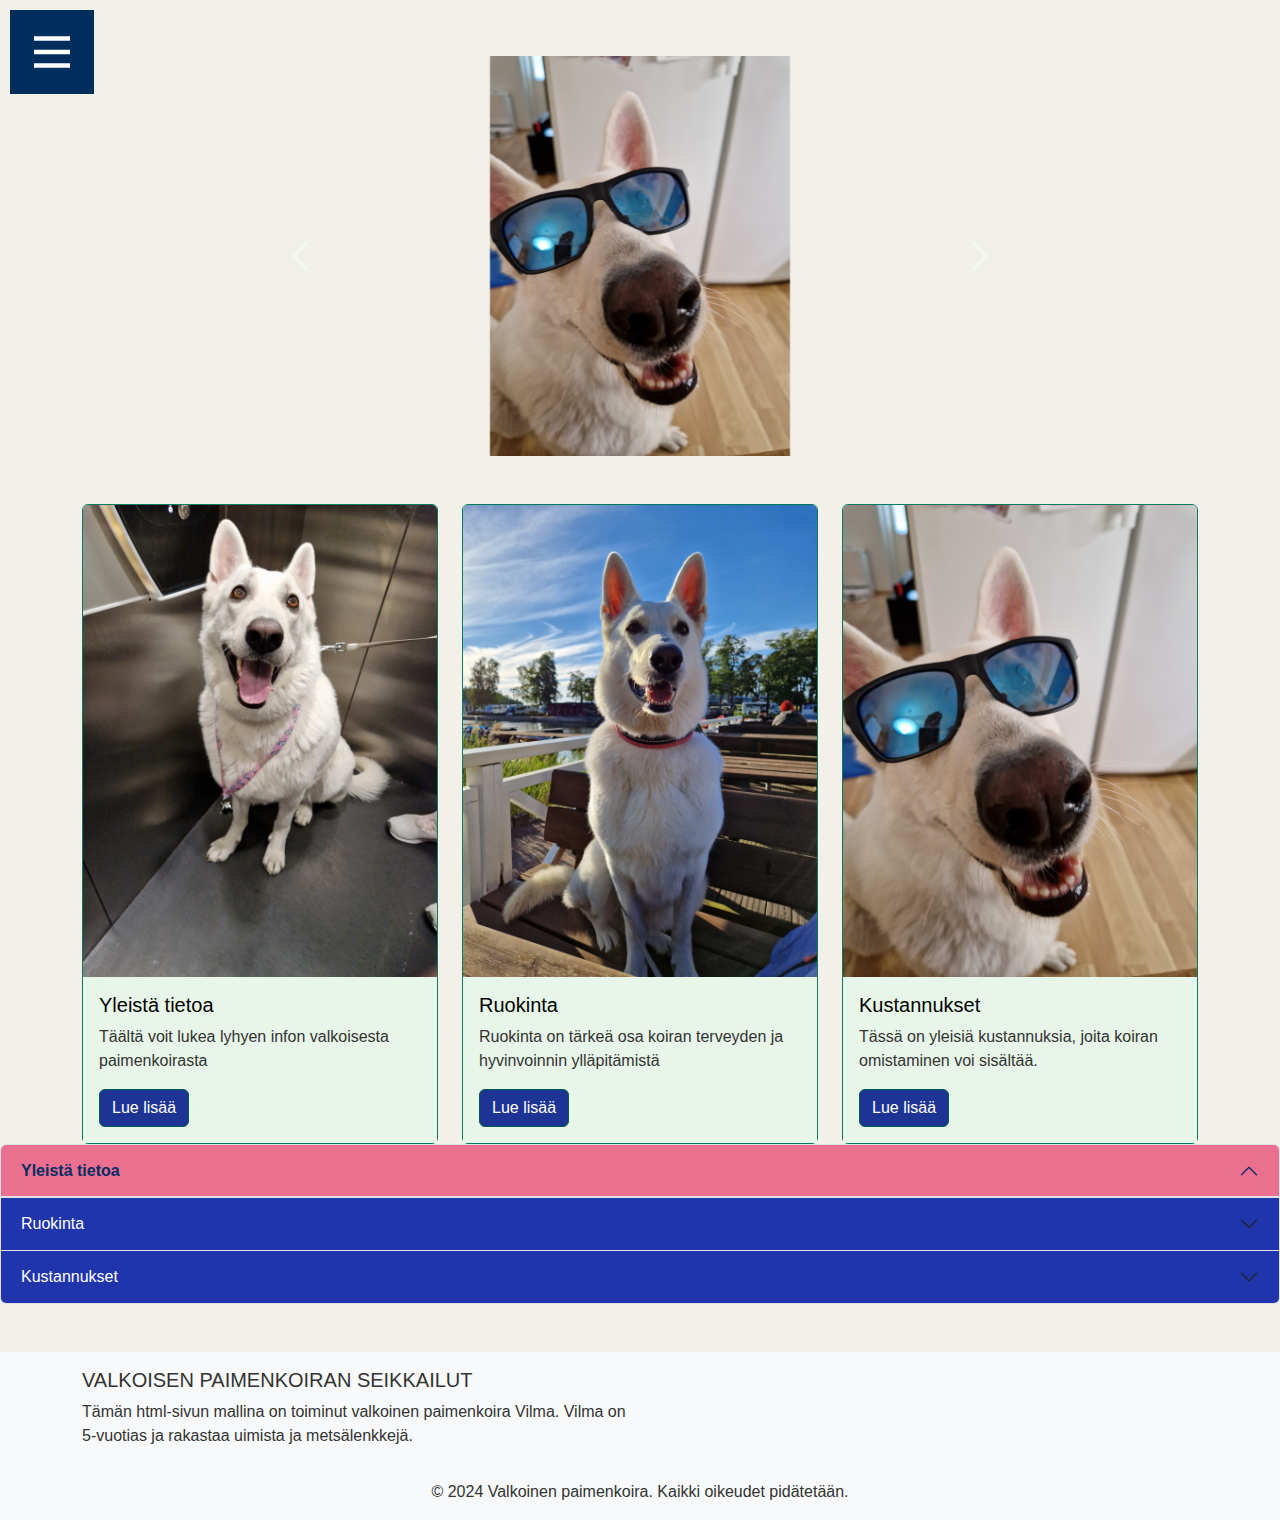
<file: index.html>
<!DOCTYPE html>
<html lang="fi">

<head>
    <meta charset="UTF-8">
    <meta name="viewport" content="width=device-width, initial-scale=1.0">
    <meta name="description" content="Bootstrap tehtävän verkkosivusto">
    <title>Bootstrap Tehtävä</title>
    <link href="https://cdn.jsdelivr.net/npm/bootstrap@5.3.0/dist/css/bootstrap.min.css" rel="stylesheet">
    <link href="styles.css" rel="stylesheet">
</head>

<body>

    <!-- Vasemman reunan hampurilaisvalikkonappi -->
    <button class="navbar-toggler" id="menuToggle">
        <span class="navbar-toggler-icon"></span>
    </button>


    <!-- Navigaatiopalkki -->
    <nav class="navbar">
        <div class="container-fluid d-flex flex-column">
            <a class="navbar-brand" href="#">ETUSIVU</a>
            <ul class="navbar-nav">

                </li>
                <li class="nav-item">
                    <a class="nav-link" href="elements.html">Käytetyt elementit</a>
                </li>
                <li class="nav-item">
                    <a class="nav-link" href="api.html">API-haku</a>
                </li>
                <li class="nav-item">
                    <a class="nav-link" href="table.html">Taulukko ja Lomake</a>
                </li>
                <li class="nav-item">
                    <a class="nav-link" href="helsinkiapi.html">Uutishaku</a>
                </li>
            </ul>
        </div>
    </nav>


    <!--Kuuntelee nappia ja tuo valikon esiin klikattaessa-->

    <script> document.getElementById('menuToggle').addEventListener('click', function () {
            document.querySelector('.navbar').classList.toggle('show');
        });
    </script>

    <!-- Kuvakaruselli -->
    <div id="carouselExample" class="carousel slide custom-carousel" data-bs-ride="carousel">
        <div class="carousel-inner">
            <div class="carousel-item active">
                <img src="koira3.jpg" class="d-block w-100" alt="Koira hymyilee aurinkolasit päässä">
                <!-- Kuvissa on käytetty ALT-teksiä saavutettavuuden parantamiseksi -->
            </div>
            <div class="carousel-item">
                <img src="koira2.jpg" class="d-block w-100"
                    alt="Koira hymyilee aurinkolasit päässä hampaan irvessä">
            </div>
            <div class="carousel-item">
                <img src="koira1.jpg" class="d-block w-100"
                    alt="Iloinen koira,taustalla vaaleanpunaisia sydämiä ja hattarapilviä">
            </div>
            <div class="carousel-item">
                <img src="koira4.jpg" class="d-block w-100" alt="Koira istuu kesäterassilla hymyillen">
            </div>
        </div>
        <button class="carousel-control-prev" type="button" data-bs-target="#carouselExample" data-bs-slide="prev">
            <span class="carousel-control-prev-icon" aria-hidden="true"></span>
            <span class="visually-hidden">Previous</span>
        </button>
        <button class="carousel-control-next" type="button" data-bs-target="#carouselExample" data-bs-slide="next">
            <span class="carousel-control-next-icon" aria-hidden="true"></span>
            <span class="visually-hidden">Next</span>
        </button>
    </div>

    <!-- Ruudukko ja kortit -->
    <div class="container mt-5">
        <div class="row">
            <div class="col-md-4">
                <div class="card custom-card">
                    <img src="koira5.jpg" class="card-img-top"
                        alt="Valkoinen paimenkoira istuu hississä avainnauha kaulassa hymyillen">
                    <div class="card-body">
                        <h5 class="card-title">Yleistä tietoa</h5>
                        <p class="card-text">Täältä voit lukea lyhyen infon valkoisesta paimenkoirasta</p>
                        <!-- Linkitetään ensimmäiseen haitari-elementtiin käyttäen haitarielementin ID:tä (collapseOne) jne-->
                        <a href="#collapseOne" class="btn btn-primary" data-bs-toggle="collapse"
                            data-bs-target="#collapseOne" onclick="scrollToAccordion('collapseOne')">Lue lisää</a>
                    </div>
                </div>
            </div>
            <div class="col-md-4">
                <div class="card custom-card">
                    <img src="koira4.jpg" class="card-img-top" alt="Koira istuu kesäterassilla hymyillen">
                    <div class="card-body">
                        <h5 class="card-title">Ruokinta</h5>
                        <p class="card-text">
                            Ruokinta on tärkeä osa koiran terveyden ja hyvinvoinnin ylläpitämistä</p>
                        <!-- Linkitetään toiseen haitari-elementtiin -->
                        <a href="#collapseTwo" class="btn btn-primary" data-bs-toggle="collapse"
                            data-bs-target="#collapseTwo" onclick="scrollToAccordion('collapseTwo')">Lue lisää</a>
                    </div>
                </div>
            </div>
            <div class="col-md-4">
                <div class="card custom-card">
                    <img src="koira3.jpg" class="card-img-top" alt="Koira hymyilee aurinkolasit päässä">
                    <div class="card-body">
                        <h5 class="card-title">Kustannukset</h5>
                        <p class="card-text">
                            Tässä on yleisiä kustannuksia, joita koiran omistaminen voi sisältää.</p>
                        <!-- Linkitetään kolmanteen haitari-elementtiin -->
                        <a href="#collapseThree" class="btn btn-primary" data-bs-toggle="collapse"
                            data-bs-target="#collapseThree" onclick="scrollToAccordion('collapseThree')">Lue lisää</a>
                    </div>
                </div>
            </div>
        </div>
    </div>

    <!-- Haitari -->
    <div class="accordion custom-accordion" id="accordionExample">
        <div class="accordion-item">
            <h2 class="accordion-header" id="headingOne">
                <button class="accordion-button" type="button" data-bs-toggle="collapse" data-bs-target="#collapseOne"
                    aria-expanded="true" aria-controls="collapseOne">
                    <strong>Yleistä tietoa</strong>
                </button>
            </h2>
            <div id="collapseOne" class="accordion-collapse collapse" aria-labelledby="headingOne"
                data-bs-parent="#accordionExample">
                <div class="accordion-body">
                    <!--Lisätään hieman tekstiä lisätiedoksi, jos käyttäjä avaa haitarin / painaa lue lisää -painiketta-->
                    <p></p>
                    <p><strong>Koko ja Rakenne:</strong> Valkoinen paimenkoira on keskikokoinen, voimakas ja hyvin
                        rakennettu koira. Urokset ovat tyypillisesti noin 60-65 cm korkeita ja painavat 30-40 kg, kun
                        taas nartut ovat hieman pienempiä.</p>
                    <p><strong>Turkki:</strong> Tämä rotu on tunnettu pitkästä, tiheästä valkoisesta turkistaan. Turkki
                        on kaksikerroksinen ja vaatii säännöllistä harjausta.</p>
                    <p><strong>Luonne:</strong> Valkoinen paimenkoira on älykäs, itsenäinen ja erittäin lojaali. Ne ovat
                        hyviä perhekoiria ja ne tekevät usein vahvoja siteitä omistajiinsa.</p>
                    <p><strong>Aktiviteetti ja Koulutus:</strong> Tämä rotu tarvitsee paljon liikuntaa ja älyllistä
                        stimulaatiota. Ne ovat helposti koulutettavia ja tarvitsevat johdonmukaista, positiivista
                        vahvistusta.</p>
                    <p><strong>Terveys:</strong> Yleisesti ottaen rotu on terve, mutta voi olla alttiita tietyille
                        terveysongelmille, kuten lonkkaniveldysplasia.</p>
                    <p><strong>Käyttötarkoitus:</strong> Valkoinen paimenkoira on kehitetty työskentelemään
                        paimentamisessa ja suojelemisessa. Se on myös erinomainen koira moniin tehtäviin, kuten
                        agilityyn ja hakutehtäviin.</p>
                </div>
            </div>
        </div>
        <div class="accordion-item">
            <h2 class="accordion-header" id="headingTwo">
                <button class="accordion-button collapsed" type="button" data-bs-toggle="collapse"
                    data-bs-target="#collapseTwo" aria-expanded="false" aria-controls="collapseTwo">
                    Ruokinta
                </button>
            </h2>
            <div id="collapseTwo" class="accordion-collapse collapse" aria-labelledby="headingTwo"
                data-bs-parent="#accordionExample">
                <div class="accordion-body">
                    <h2>Perusruokinta</h2><br>
                    <p><strong>Korkealaatuinen ruoka:</strong> Valkoinen paimenkoira tarvitsee korkealaatuista
                        koiranruokaa, joka sisältää paljon lihaa, vihanneksia ja vitamiineja.</p>
                    <p><strong>Proteiinit ja Rasvat:</strong> Ruokavalion tulisi sisältää runsaasti eläinperäisiä
                        proteiineja ja terveellisiä rasvoja.</p>
                    <p><strong>Hiilihydraatit:</strong> Hyviä hiilihydraattien lähteitä ovat perunat ja riisi, jotka
                        tarjoavat energiaa.</p><br>

                    <h2>Ruokintamäärät</h2>
                    <p><strong>Ruoan Määrä:</strong> Ruokamäärät vaihtelevat koiran iän, koon ja aktiivisuuden mukaan.
                        Yleisesti ottaen aikuisille paimenkoirille annetaan 2-3 ateriaa päivässä.</p>
                    <p><strong>Painon Seuranta:</strong> Tarkkaile koiran painoa ja kehon kuntoa säännöllisesti.</p><br>

                    <h2>Ruokintavinkkejä</h2>
                    <p><strong>Säännöllisyys:</strong> Ruokki koira säännöllisesti samalla ajankohtana joka päivä.</p>
                    <p><strong>Vesi:</strong> Varmista, että koiralla on aina saatavilla puhdasta vettä.</p>
                    <p><strong>Vältä Inhimillisiä Ruokia:</strong> Älä anna koiralle ihmisille tarkoitettuja ruokia.</p>
                    <br>

                    <h2>Ruokavaliomuutokset</h2>
                    <p><strong>Aloita Uuden Ruoan Käyttöönotto Hitaasti:</strong> Vaihda ruokaa asteittain 7-10 päivän
                        ajan.</p>
                    <p><strong>Erityisruokavaliot:</strong> Keskustele eläinlääkärin kanssa erityisruokavaliosta, jos
                        koiralla on allergioita tai muita tarpeita.</p><br>

                    <h2>Lisäravinteet</h2>
                    <p><strong>Omega-3 ja Omega-6 Rasvahapot:</strong> Tukevat turkin ja ihon terveyttä.</p>
                    <p><strong>Vitamiinit ja Mineraalit:</strong> Varmista, että koiranruoka sisältää tarvittavat
                        vitamiinit ja mineraalit.</p><br>

                    <h2>Erityishuomiot</h2>
                    <p><strong>Hampaat:</strong> Vältä antamasta koiralle kovia esineitä ja tarjoa hammasharjoituksia.
                    </p>
                    <p><strong>Allergiat ja Erityistarpeet:</strong> Valitse ruoka, joka sopii koiran erityistarpeisiin.
                    </p><br>
                </div>
            </div>
        </div>
        <div class="accordion-item">
            <h2 class="accordion-header" id="headingThree">
                <button class="accordion-button collapsed" type="button" data-bs-toggle="collapse"
                    data-bs-target="#collapseThree" aria-expanded="false" aria-controls="collapseThree">
                    Kustannukset
                </button>
            </h2>
            <div id="collapseThree" class="accordion-collapse collapse" aria-labelledby="headingThree"
                data-bs-parent="#accordionExample">
                <div class="accordion-body">


                    <!-- Kustannusten tiedot -->

                    <strong>1. Hankintakustannukset</strong>
                    <p>Koiran ostaminen: Rodun ja kasvattajan mukaan hinnat voivat vaihdella suuresti. Valkoinen paimenkoira on rotukoira ja ostohinta on sellaiset 1400 €</p>

                    <strong>2. Ruoka ja Herkut</strong>
                    <p>Koiranruoka: Kustannukset vaihtelevat koiran koon ja ruoan laadun mukaan. Keskimäärin
                        ruokakustannukset ovat noin 120 € kuukaudessa.</p>
                    <p>Herkkupalat: Yleensä 25-50 € kuukaudessa, riippuen siitä, kuinka paljon herkkupaloja käytetään.
                    </p>

                    <strong>3. Eläinlääkärikulut</strong>
                    <p>Rokotukset ja tarkastukset: Yleisesti noin 50-150 € vuodessa.</p>
                    <p>Madotukset ja loisten ehkäisy: Yleisesti noin 20-50 € vuodessa.</p>
                    <p>Sterilointi/kastraatio: Kustannukset voivat vaihdella 300-700 € riippuen klinikasta ja toimenpiteestä.</p>


                    <strong>4. Hygienia ja Hoito</strong>
                    <p>Kylpy ja trimmaus: Koiran pesu ja trimmaus voivat maksaa noin 30-100 € kuukaudessa.</p>
                    <p>Hammashoito: Koiran hammashoito voi maksaa noin 50-200 € vuodessa.</p>


                    <strong>5. Vakuutus</strong>
                    <p>Eläinvakuutus: Kattavuudesta riippuen voi maksaa noin 10-50 € kuukaudessa. Vakuutus voi kattaa
                        sairaudet,
                        onnettomuudet ja mahdollisesti myös kolmannen osapuolen vahingot.</p>

                    <strong>6. Varusteet</strong>
                    <p>Koiran kaulapanta ja hihna: Yleensä 20-50 €.</p>
                    <p>Makuualue ja lelut: Yleensä 30-100 € alkuun, ja sitten noin 20-50 € vuodessa uusille leluillle ja
                        varusteille.
                    </p>
                    <p>Kuljetuskoppa: Kustannukset voivat vaihdella 50-150 €.</p>


                    <strong>7.Koulutus ja Aktiviteetit</strong>
                    <p>Koulutuskurssit: Yleensä noin 100-300 € per kurssi, riippuen kurssin kestosta ja sisällöstä.</p>
                    <p>Harrastusvälineet ja -toiminta: Esimerkiksi agility-harrastuksen varusteet voivat olla 50-200 €.
                    </p>


                    <h5>8. Muut Kustannukset</h5>
                    <p>Matkustaminen ja hoitopaikat: Jos joudut jättämään koiran hoitoon lomien aikana, kustannukset
                        voivat
                        vaihdella 15-30 € per päivä.</p>
                    <p>Erityisruokavaliot tai lisäravinteet: Erityistarpeet voivat lisätä kuukausikustannuksia 50-100€.
                    </p>
                </div>
            </div>
        </div>
    </div>

    <script>
        function scrollToAccordion(id) {
            const element = document.getElementById(id);
            const yOffset = -100; // Tämä arvo määrittää etäisyyden yläreunasta
            const y = element.getBoundingClientRect().top + window.pageYOffset + yOffset;

            window.scrollTo({ top: y, behavior: 'smooth' });
        }
    </script>

    <!-- Footer -->
    <footer class="bg-light text-center text-lg-start py-3 mt-5">
        <div class="container">
            <div class="row">
                <div class="col-lg-6 col-md-12 mb-4 mb-md-0">
                    <h5 class="text-uppercase">Valkoisen paimenkoiran seikkailut</h5>
                    <p>
                        Tämän html-sivun mallina on toiminut valkoinen paimenkoira Vilma. Vilma on 5-vuotias ja
                        rakastaa
                        uimista ja metsälenkkejä.
                    </p>
                </div>
                <div class="col-lg-6 col-md-12 mb-4 mb-md-0">


                    </ul>
                </div>
            </div>
            <div class="text-center pt-3">
                <p class="mb-0">&copy; 2024 Valkoinen paimenkoira. Kaikki oikeudet pidätetään.</p>
            </div>
        </div>
    </footer>

    <script src="https://cdn.jsdelivr.net/npm/bootstrap@5.3.0/dist/js/bootstrap.bundle.min.js"></script>
</body>

</html>
</file>
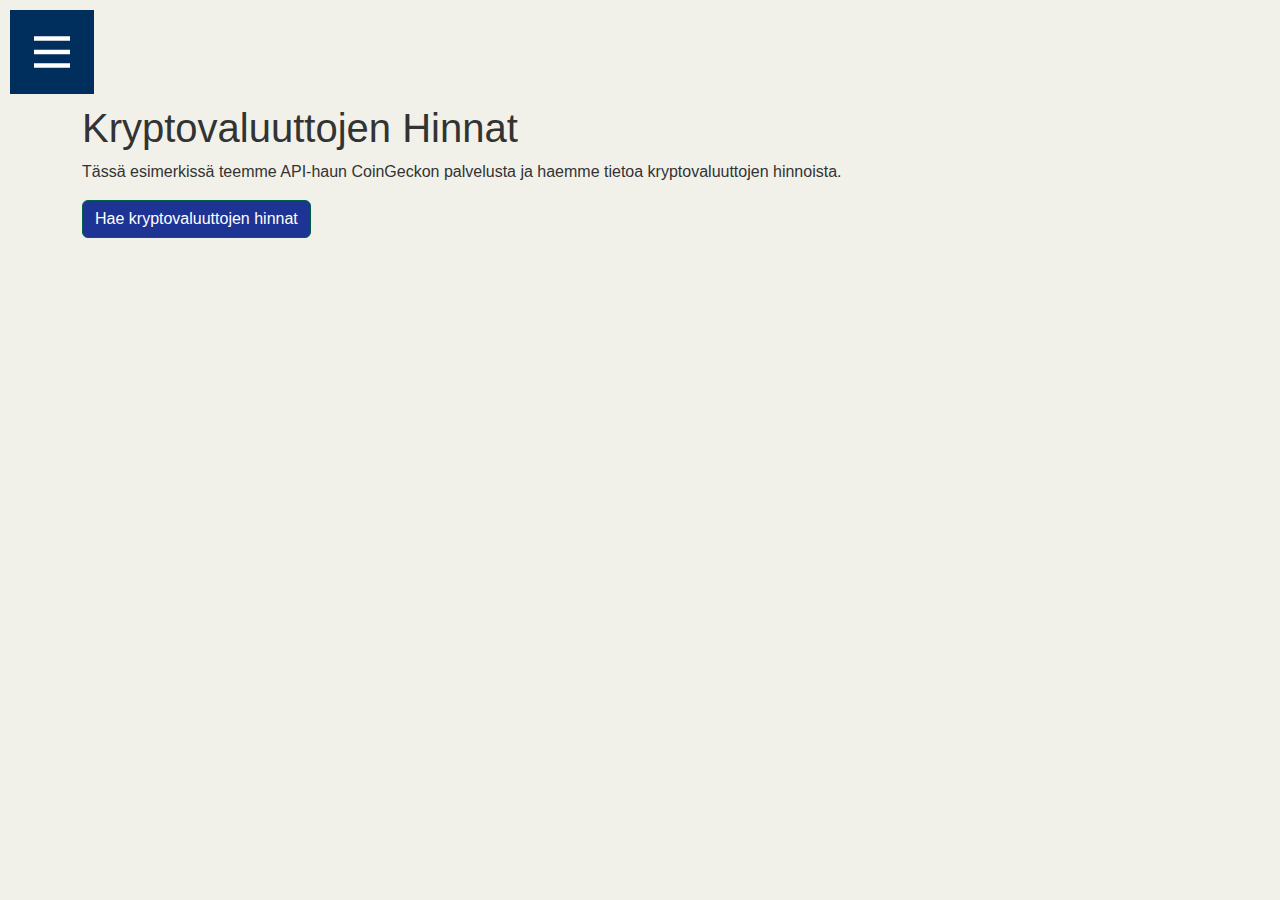
<file: api.html>
<!DOCTYPE html>
<html lang="fi">
<head>
    <meta charset="UTF-8">
    <meta name="viewport" content="width=device-width, initial-scale=1.0">
    <title>Kryptovaluuttatiedot API-haulla</title>
    <link href="https://cdn.jsdelivr.net/npm/bootstrap@5.3.0/dist/css/bootstrap.min.css" rel="stylesheet">
    <link href="styles.css" rel="stylesheet">
    <style>
        .crypto-card {
            background-color: #f9f9f9;
            padding: 40px;
            border-radius: 10px;
            box-shadow: 0 4px 8px rgba(0, 0, 0, 0.1);
        }
        .crypto-name {
            font-size: 24px;
            font-weight: bold;
            color: #1e3494;
        }
        .crypto-price {
            font-size: 18px;
            color: #007b5e;
        }
        .crypto-icon {
            width: 50px;
            height: 50px;
        }
    </style>
</head>
<body>
    <!-- Vasemman reunan hampurilaisvalikkonappi -->
    <button class="navbar-toggler" id="menuToggle">
        <span class="navbar-toggler-icon"></span>
    </button>


    <!-- Navigaatiopalkki -->
     <nav class="navbar">
        <div class="container-fluid d-flex flex-column">
            <a class="navbar-brand" href="#">API-HAKU</a>
            <ul class="navbar-nav">
                <li class="nav-item">
                </li>
                <li class="nav-item"></li>
                    <a class="nav-link" href="index.html">Etusivu</a>
                </li>
                <li class="nav-item">
                    <a class="nav-link" href="elements.html">Käytetyt elementit</a>
                </li>
                
                <li class="nav-item">
                    <a class="nav-link" href="table.html">Taulukko ja Lomake</a>
                </li>
                <li class="nav-item">
                    <a class="nav-link" href="helsinkiapi.html">Uutishaku</a>
                </li>
            </ul>
        </div>
    </nav>
    <!-- Hampurilaisvalikon painike -->
    
    <!--Kuuntelee nappia ja tuo valikon esiin klikattaessa-->

   <script> document.getElementById('menuToggle').addEventListener('click', function() {
        document.querySelector('.navbar').classList.toggle('show');
    });
</script>

    <!-- Sisältö -->
    <div class="container mt-5">
        <h1>Kryptovaluuttojen Hinnat</h1>
        <p>Tässä esimerkissä teemme API-haun CoinGeckon palvelusta ja haemme tietoa kryptovaluuttojen hinnoista.</p>
        <button id="fetchCryptoBtn" class="btn btn-primary">Hae kryptovaluuttojen hinnat</button>
        
        <div id="cryptoList" class="row mt-4"></div>
    </div>

    <!-- Script API-haun käsittelyyn -->
    <script>
        document.getElementById('fetchCryptoBtn').addEventListener('click', function() {
            fetch('https://api.coingecko.com/api/v3/coins/markets?vs_currency=eur&ids=bitcoin,ethereum,ripple')
                .then(response => response.json())
                .then(data => {
                    const cryptoList = document.getElementById('cryptoList');
                    cryptoList.innerHTML = '';  // Tyhjennä lista ennen uuden datan lisäämistä

                    data.forEach(crypto => {
                        const cryptoCard = document.createElement('div');
                        cryptoCard.classList.add('col-md-4', 'mb-4');
                        cryptoCard.innerHTML = `
                            <div class="crypto-card">
                                <img src="${crypto.image}" alt="${crypto.name} logo" class="crypto-icon">
                                <div class="crypto-name">${crypto.name}</div>
                                <div class="crypto-price">Hinta: €${crypto.current_price}</div>
                                <div>Markkina-arvo: €${crypto.market_cap}</div>
                                <div>24h Muutos: ${crypto.price_change_percentage_24h.toFixed(2)}%</div>
                            </div>
                        `;
                        cryptoList.appendChild(cryptoCard);
                    });
                })
                .catch(error => console.error('Virhe haettaessa dataa:', error));
        });
    </script>

    <script src="https://cdn.jsdelivr.net/npm/bootstrap@5.3.0/dist/js/bootstrap.bundle.min.js"></script>
</body>
</html>
</file>
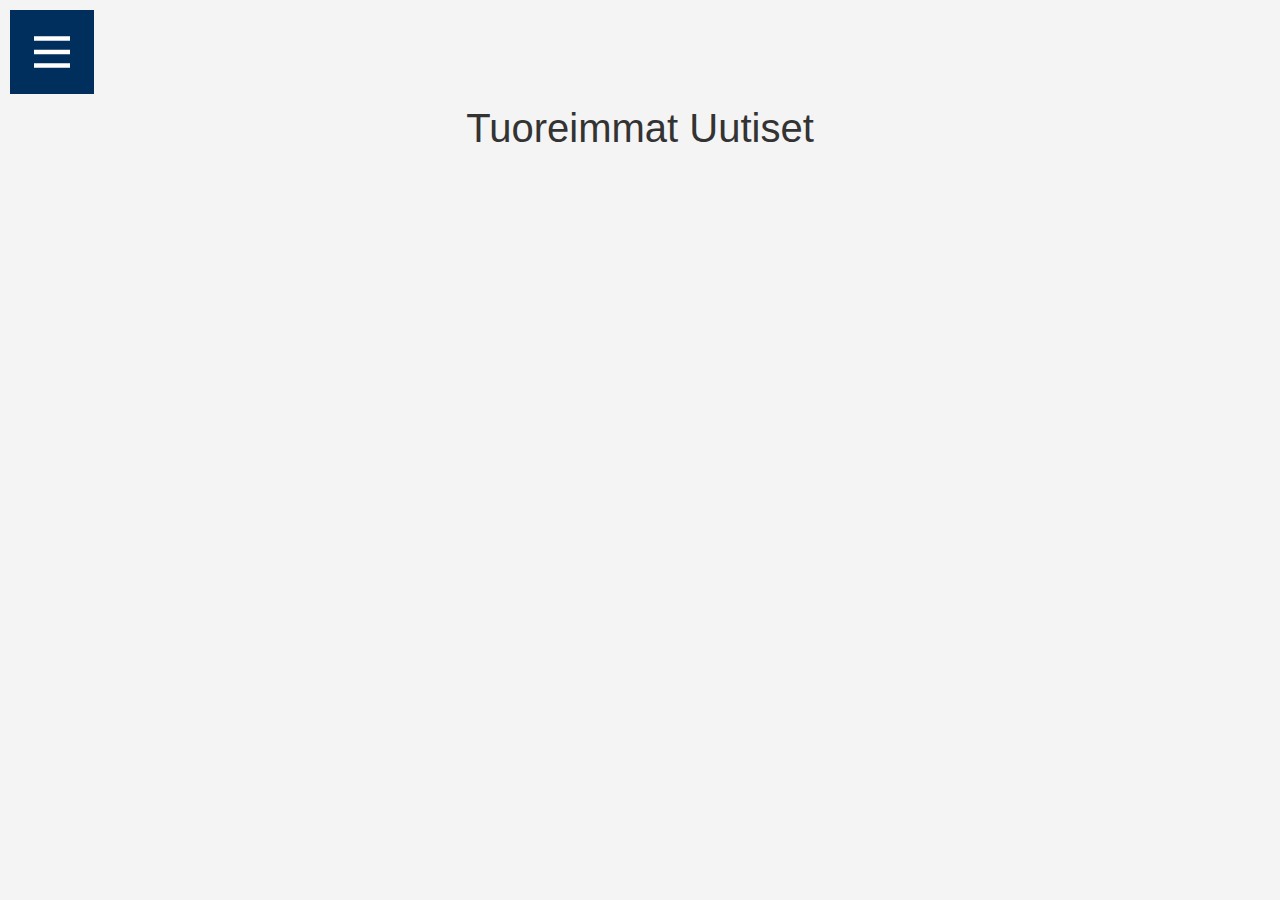
<file: helsinkiapi.html>
<!DOCTYPE html>
<html lang="fi">
<head>
    <meta charset="UTF-8">
    <meta name="viewport" content="width=device-width, initial-scale=1.0">
    <title>Uutishaku</title>
    <link href="https://cdn.jsdelivr.net/npm/bootstrap@5.3.0/dist/css/bootstrap.min.css" rel="stylesheet"> 
    <link href="styles.css" rel="stylesheet">
    <style>
        *, *::before, *::after {
            box-sizing: border-box;
        }

        body {
            font-family: 'Arial', sans-serif;
            background-color: #f4f4f4;
            margin: 0;
            overflow-x: hidden; 
        }

        .btn-custom {
            background-color: #005b96;
            border: none;
            color: white;
        }

        .btn-custom:hover {
            background-color: #003d6a;
        }

        .news-item {
            display: flex;
            align-items: flex-start;
            margin-bottom: 20px;
            background-color: #ffffff;
            border-radius: 5px;
            box-shadow: 0 2px 5px rgba(0, 0, 0, 0.1);
            overflow: hidden;
        }

        .news-item img {
            width: 100%; 
            height: auto; 
            object-fit: cover; 
            max-width: 200px; 
            border-radius: 5px;
        }

        .news-item .news-content {
            flex: 1;
            padding: 15px;
        }

        .news-title {
            margin: 0;
            font-size: 1.25rem;
            color: #406b8a;
        }

        .news-source {
            font-style: italic;
            color: #6c757d;
        }

        .footer {
            background-color: #002f5d;
            color: white;
            padding: 20px;
            text-align: center;
            position: fixed;
            bottom: 0;
            width: 100%;
            z-index: 1020; 
        }

        .header-text {
            text-align: center;
            margin-top: 20px;
        }

        .navbar {
            background-color: #002f5d;
            position: fixed;
            top: 0;
            left: 0;
            height: 100%;
            width: 250px;
            z-index: 1030;
            display: flex;
            flex-direction: column;
            justify-content: space-between;
            transform: translateX(-250px);
            transition: transform 0.3s ease;
        }

        .navbar.show {
            transform: translateX(0);
        }

        .navbar-brand {
            color: #f1e208 !important;
            text-align: center;
            margin-top: 20px;
        }

        .navbar-nav {
            margin-top: 30px;
        }

        .navbar-nav .nav-link {
            color: #f0e6e6 !important;
            padding: 15px 20px;
        }

        .navbar-nav .nav-link:hover {
            background-color: #003d6a;
        }

        .navbar-toggler {
            position: fixed;
            top: 10px;
            left: 10px;
            background-color: #002f5d;
            border: none;
            color: #ffffff;
            font-size: 36px;
            z-index: 1040;
            padding: 15px;
        }

        .navbar-toggler-icon {
            background-image: url('data:image/svg+xml;charset=utf8,%3Csvg xmlns="http://www.w3.org/2000/svg" width="36" height="36" viewBox="0 0 36 36"%3E%3Cpath stroke="%23ffffff" stroke-width="3" d="M6 9h24M6 18h24M6 27h24" /%3E%3C/svg%3E');
        }
    </style>
</head>
<body>
    <!-- Hamburger menu -->
    <button class="navbar-toggler" id="menuToggle">
        <span class="navbar-toggler-icon"></span>
    </button>
    
    <!-- Navigaatiopalkki -->
    <nav class="navbar">
        <div class="container-fluid d-flex flex-column">
            <a class="navbar-brand" href="#">UUTISET</a>
            <ul class="navbar-nav">
                <li class="nav-item">
                    <a class="nav-link" href="index.html">Etusivu</a>
                </li>
                <li class="nav-item">
                    <a class="nav-link" href="elements.html">Käytetyt elementit</a>
                </li>
                <li class="nav-item">
                    <a class="nav-link" href="api.html">API-haku</a>
                </li>
                <li class="nav-item">
                    <a class="nav-link" href="table.html">Taulukko ja Lomake</a>
                </li>
            </ul>
        </div>
    </nav>

    <!-- Uutislista -->
    <div class="container mt-5">
        <h1 class="header-text">Tuoreimmat Uutiset</h1>
        <ul id="newsList" class="list-unstyled"></ul>
    </div>

    <script>
        // Haetaan uutiset suoraan RSS-syötteestä
        window.onload = function() {
            const rssUrl = 'https://www.hs.fi/rss/tuoreimmat.xml'; // HS RSS-syöte

            fetch(rssUrl)
                .then(response => response.text())
                .then(str => new window.DOMParser().parseFromString(str, "text/xml"))
                .then(data => {
                    const items = data.querySelectorAll('item');
                    const newsList = document.getElementById('newsList');
                    newsList.innerHTML = ''; // Tyhjennä lista ennen uusien uutisten lisäämistä

                    items.forEach(item => {
                        const title = item.querySelector('title').textContent;
                        const description = item.querySelector('description').textContent;
                        const link = item.querySelector('link').textContent;
                        const pubDate = item.querySelector('pubDate').textContent;

                        const listItem = document.createElement('li');
                        listItem.classList.add('news-item');

                        listItem.innerHTML = `
                            <div class="news-content">
                                <h5 class="news-title"><a href="${link}" target="_blank">${title}</a></h5>
                                <p>${description}</p>
                                <p class="news-date">Julkaistu: ${new Date(pubDate).toLocaleDateString('fi-FI')}</p>
                            </div>
                        `;
                        newsList.appendChild(listItem);
                    });
                })
                .catch(error => console.error('Virhe haettaessa uutisia:', error));
        };

        // Toggle the navigation menu
        document.getElementById('menuToggle').addEventListener('click', function() {
            document.querySelector('.navbar').classList.toggle('show');
        });
    </script>

    <script src="https://cdn.jsdelivr.net/npm/bootstrap@5.3.0/dist/js/bootstrap.bundle.min.js"></script>
</body>
</html>
</file>
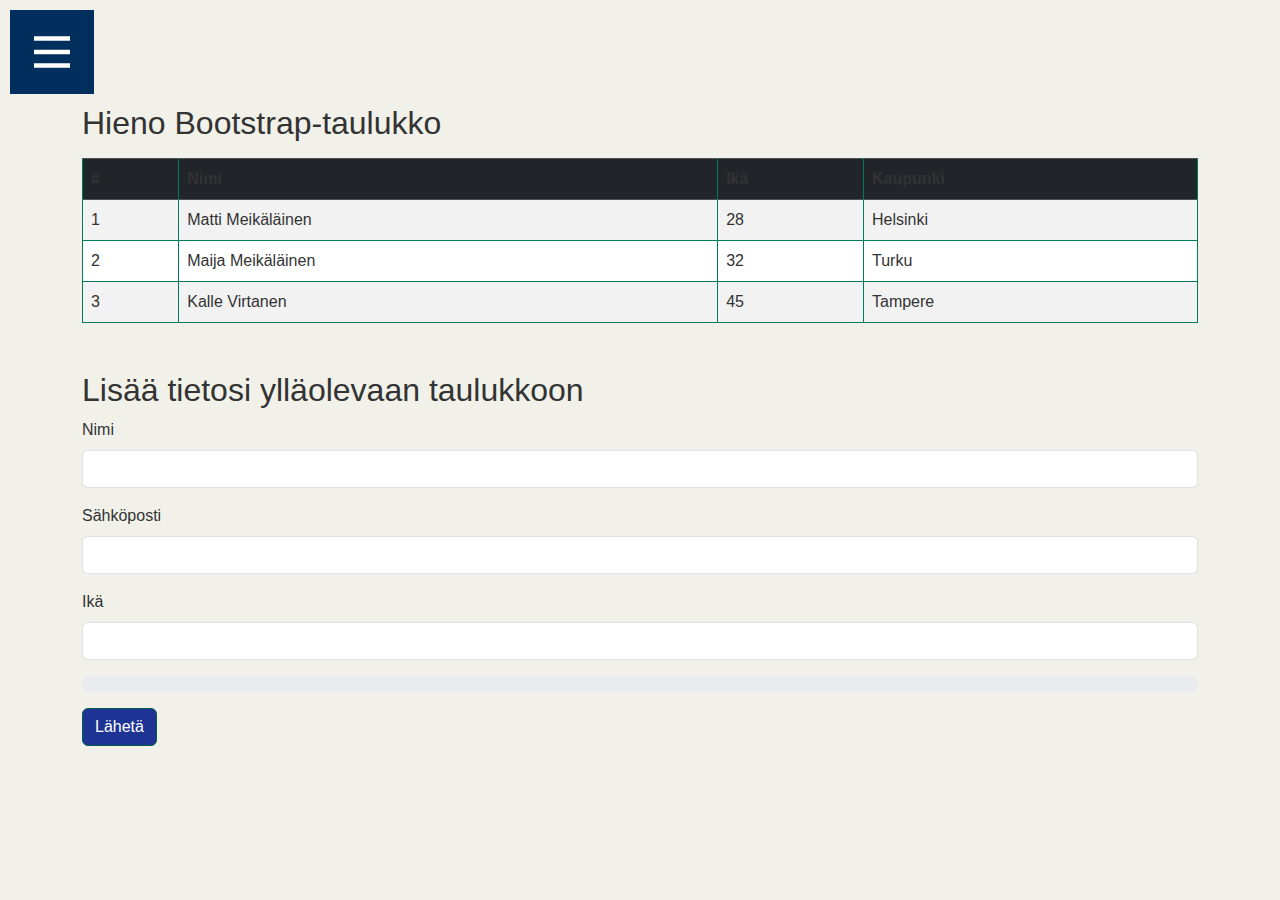
<file: table.html>
<!DOCTYPE html>
<html lang="fi">
<head>
    <meta charset="UTF-8">
    <meta name="viewport" content="width=device-width, initial-scale=1.0">
    <title>Taulukko ja Lomake</title>
    <!-- Bootstrap CSS -->
    <link href="https://cdn.jsdelivr.net/npm/bootstrap@5.3.0/dist/css/bootstrap.min.css" rel="stylesheet">
    <!-- Oma CSS -->
    <link href="styles.css" rel="stylesheet">
</head>
<body>
    <!-- Navigaatio -->
    <nav class="navbar">
        <div class="container-fluid d-flex flex-column">
            <a class="navbar-brand" href="#">TAULUKKO & LOMAKE</a>
            <ul class="navbar-nav">
            
                </li>
                <li class="nav-item">
                    <a class="nav-link" href="index.html">Etusivu</a>
                </li>
                <li class="nav-item">
                    <a class="nav-link" href="api.html">API-haku</a>
                </li>
                <li class="nav-item"></li>
                    <a class="nav-link" href="elements.html">Käytetyt elementit</a>
                </li>
                <li class="nav-item">
                    <a class="nav-link" href="helsinkiapi.html">Uutishaku</a>
                </li>
            </ul>
        </div>
    </nav>
    <!-- Hampurilaisvalikon painike -->
   
    <button class="navbar-toggler" id="menuToggle">
        <span class="navbar-toggler-icon"></span>
    </button>
    
    <!--Kuuntelee nappia ja tuo valikon esiin klikattaessa-->
    
    <script> document.getElementById('menuToggle').addEventListener('click', function() {
        document.querySelector('.navbar').classList.toggle('show');
    });
    </script>

    <!-- Taulukko -->
    <div class="container mt-5">
        <h2>Hieno Bootstrap-taulukko</h2>
        <table class="table table-bordered table-hover table-striped mt-3" id="dataTable">
            <thead class="table-dark">
                <tr>
                    <th>#</th>
                    <th>Nimi</th>
                    <th>Ikä</th>
                    <th>Kaupunki</th>
                </tr>
            </thead>
            <tbody>
                <tr>
                    <td>1</td>
                    <td>Matti Meikäläinen</td>
                    <td>28</td>
                    <td>Helsinki</td>
                </tr>
                <tr>
                    <td>2</td>
                    <td>Maija Meikäläinen</td>
                    <td>32</td>
                    <td>Turku</td>
                </tr>
                <tr>
                    <td>3</td>
                    <td>Kalle Virtanen</td>
                    <td>45</td>
                    <td>Tampere</td>
                </tr>
            </tbody>
        </table>
    </div>

    <!-- Lomake -->
    <div class="container mt-5">
        <h2>Lisää tietosi ylläolevaan taulukkoon</h2>
        <form id="myForm">
            <div class="mb-3">
                <label for="name" class="form-label">Nimi</label>
                <input type="text" class="form-control" id="name" required>
            </div>
            <div class="mb-3">
                <label for="email" class="form-label">Sähköposti</label>
                <input type="email" class="form-control" id="email" required>
            </div>
            <div class="mb-3">
                <label for="age" class="form-label">Ikä</label>
                <input type="number" class="form-control" id="age" required>
            </div>

            <!-- Edistymispalkki -->
            <div class="progress mb-3">
                <div class="progress-bar" role="progressbar" style="width: 0%;" id="progressBar" aria-valuenow="0" aria-valuemin="0" aria-valuemax="100"></div>
            </div>

            <!-- Lähetä-painike avaa modaalin -->
            <button type="button" class="btn btn-primary" id="submitBtn">Lähetä</button>
        </form>
    </div>

    <!-- Modaalinen ikkuna -->
    <div class="modal fade" id="confirmModal" tabindex="-1" aria-labelledby="exampleModalLabel" aria-hidden="true">
        <div class="modal-dialog">
            <div class="modal-content">
                <div class="modal-header">
                    <h5 class="modal-title" id="exampleModalLabel">Vahvista lomakkeen lähetys</h5>
                    <button type="button" class="btn-close" data-bs-dismiss="modal" aria-label="Close"></button>
                </div>
                <div class="modal-body">
                    Haluatko varmasti lähettää lomakkeen?
                </div>
                <div class="modal-footer">
                    <button type="button" class="btn btn-secondary" data-bs-dismiss="modal">Peruuta</button>
                    <button type="button" class="btn btn-primary" id="confirmSubmit">Kyllä, lähetä</button>
                </div>
            </div>
        </div>
    </div>

    <!-- Bootstrap JS -->
    <script src="https://cdn.jsdelivr.net/npm/bootstrap@5.3.0/dist/js/bootstrap.bundle.min.js"></script>

    <!-- Oma JavaScript lomakkeen edistymiselle ja modalille -->
    <script>
        // Aloitetaan edistymispalkki
        document.getElementById('myForm').addEventListener('input', function () {
            let filledInputs = 0;
            const totalInputs = 3;
            const inputs = document.querySelectorAll('#myForm input');
            inputs.forEach(input => {
                if (input.value) filledInputs++;
            });

            const progressPercentage = (filledInputs / totalInputs) * 100;
            const progressBar = document.getElementById('progressBar');
            progressBar.style.width = progressPercentage + '%';
            progressBar.setAttribute('aria-valuenow', progressPercentage);
        });

        // Modaalin käsittely
        document.getElementById('submitBtn').addEventListener('click', function () {
            const modal = new bootstrap.Modal(document.getElementById('confirmModal'));
            modal.show();
        });

        // Lomakkeen lähetys modaalista
        document.getElementById('confirmSubmit').addEventListener('click', function () {
            const name = document.getElementById('name').value;
            const email = document.getElementById('email').value;
            const age = document.getElementById('age').value;

            // Luo uusi rivi taulukkoon
            const tableBody = document.querySelector('#dataTable tbody');
            const rowCount = tableBody.rows.length + 1;
            const newRow = tableBody.insertRow();
            newRow.innerHTML = `
                <td>${rowCount}</td>
                <td>${name}</td>
                <td>${age}</td>
                <td>${email}</td>
            `;

            // Tyhjennetään lomake
            document.getElementById('myForm').reset();
            document.getElementById('progressBar').style.width = '0%';

            // Sulje modaalinen ikkuna
            const modal = bootstrap.Modal.getInstance(document.getElementById('confirmModal'));
            modal.hide();
        });
    </script>
</body>
</html>
</file>
<file: styles.css>
/* Yleiset tyylit */
body {
    background-color: #f1f1e9; /* Vaalea tausta */
    color: #333333; /* Tumma harmaa teksti */
    font-family: 'Helvetica Neue', sans-serif;
    padding-top: 56px; /* Lisää tilaa navigaatiolle */
}

/* Navigaatiopalkki */
.navbar {
    background-color: #002f5d;
    position: fixed;
    top: 10;
    left: 0;
    height: 35vh;
    width: 250px;
    z-index: 1030;
    display: flex;
    flex-direction: column;
    justify-content: space-between;
    transform: translateX(-250px);
    transition: transform 0.3s ease;
}
.navbar.show {
    transform: translateX(0);
}
.navbar-brand {
    color: #f1e208 !important;
    text-align: center;
    margin-top: 20px;
}
.navbar-nav {
    margin-top: 30px; /* Lisää tilaa alavalikoiden ylle */
}
.navbar-nav .nav-item {
    position: relative; /* Tarvitaan dropdownin suhteelliseen asemoimiseen */
}
.navbar-nav .nav-link {
    color: #f0e6e6 !important;
    padding: 15px 20px;
}
.navbar-nav .nav-link:hover {
    background-color: #003d6a;
}
.navbar-toggler {
    position: fixed;
    top: 10px;
    left: 10px;
    background-color: #002f5d;
    border: none;
    color: #ffffff;
    font-size: 36px; /* Suurenna kuvaketta lisäämällä fonttikokoa */
    z-index: 1040;
    padding: 15px; /* Lisää pehmustetta */
}
.navbar-toggler-icon {
    background-image: url('data:image/svg+xml;charset=utf8,%3Csvg xmlns="http://www.w3.org/2000/svg" width="36" height="36" viewBox="0 0 36 36"%3E%3Cpath stroke="%23ffffff" stroke-width="3" d="M6 9h24M6 18h24M6 27h24" /%3E%3C/svg%3E');
}

/* Painikkeet */
.btn-primary {
    background-color: #1e3494;
    border-color: #005f46;
    color: #ffffff;
}

.btn-primary:hover {
    background-color: #007b5e;
    border-color: #007b5e;
}

/* Kuvakaruselli */

.custom-carousel {
    max-width: 800px; /* Aseta karusellille maksimi leveys */
    margin: 0 auto; /* Keskittää karusellin */
}

.custom-carousel img {
    width: 100%; /* Varmistaa, että kuva täyttää karusellin leveyden */
    height: auto; /* Skaalaa kuvan korkeuden automaattisesti mittasuhteet säilyttäen */
    max-height: 400px; /* Maksimikorkeus, joka estää liian suuren karusellin */
    object-fit: contain; /* Varmistaa, että kuva säilyttää mittasuhteensa eikä veny */
}

/* Kortit */
.card {
    background-color: #ffffff;
    border-color: #007b5e;
    color: #333333;
}

.card-title {
    color: #000201;
}

.card-body {
    background-color: #e8f5e9;
}

.card-img-top {
    height: auto; 
    max-height: 500px; /* Rajoittaa korttikuvien korkeutta */
    object-fit: cover;
}

/* Haitari (accordion) */
.accordion-button {
    background-color: #2035ac; /* Keltainen tausta */
    color: #ffffff;
}

.accordion-button:not(.collapsed) {
    background-color: #eb708f;
}

.accordion-body {
    background-color: #e8f5e9;
    color: #333333;
}

/* Taulukon tyyli */
.table {
    background-color: #ffffff;
    border-color: #007b5e;
}

.table th, .table td {
    color: #333333;
    border-color: #007b5e;
}
.form-control {
    max-width: 100%; /* Varmistaa, ettei kenttä ylitä säilijän leveyttä */
}
.search-container {
    margin: 20px 0;
    padding: 0 15px; /* Lisää tilaa säilijän reunoilta */
}


/* Footer */
footer {
    background-color: #f1f1e9;
    color: #333333;
    text-align: center
    padding: 300px;
}
</file>
